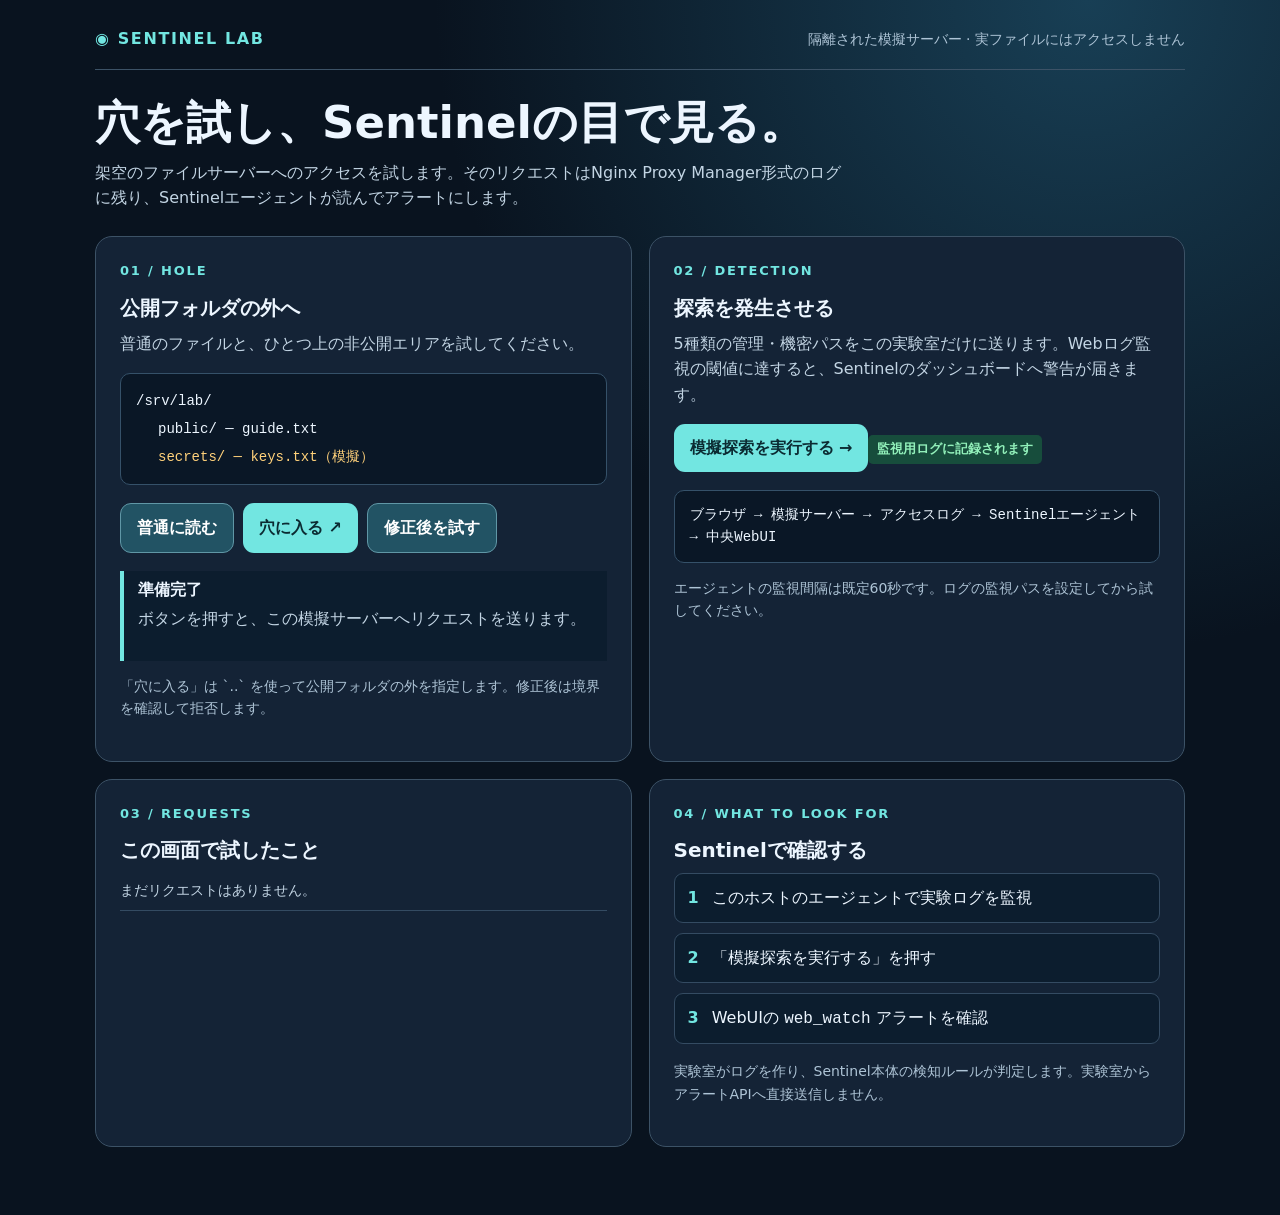
<file: lab/index.html>
<!doctype html>
<html lang="ja">
<head>
<meta charset="utf-8"><meta name="viewport" content="width=device-width, initial-scale=1">
<title>Sentinel Lab — セキュリティホールの実験</title>
<style>
:root{font-family:system-ui,-apple-system,"Hiragino Kaku Gothic ProN",sans-serif;color:#edf6ff;background:#09131f;font-size:16px;line-height:1.6}*{box-sizing:border-box}body{margin:0;background:radial-gradient(circle at 85% 0%,#183f55,transparent 40%),#09131f;min-height:100vh}main{max-width:1130px;margin:auto;padding:26px 20px 70px}header{display:flex;justify-content:space-between;align-items:center;gap:12px;border-bottom:1px solid #3c5266;padding-bottom:17px}header b{letter-spacing:.1em;color:#72e6e1}header span{color:#aec4d6;font-size:14px}h1{font-size:clamp(28px,4vw,45px);line-height:1.2;margin:26px 0 10px}h2{font-size:20px;margin:0 0 7px}p{margin:0 0 17px;color:#c3d5e4}.lead{max-width:750px}.grid{display:grid;grid-template-columns:1fr 1fr;gap:17px;margin-top:25px}.card{background:#142336;border:1px solid #3c5266;border-radius:17px;padding:24px;min-width:0}.eyebrow{font-size:13px;letter-spacing:.14em;color:#72e6e1;font-weight:800;margin-bottom:10px}.tree,.trace{background:#0a1726;border:1px solid #355169;border-radius:10px;padding:13px 15px;font-family:ui-monospace,monospace;font-size:14px;overflow-wrap:anywhere}.tree{line-height:2}.indent{padding-left:22px}.secret{color:#ffd17a}button{font:inherit;cursor:pointer;border:1px solid #6097a6;border-radius:11px;background:#225364;color:white;padding:11px 16px;font-weight:700}button:hover{background:#2d687a}button:focus-visible{outline:3px solid #91f4e9;outline-offset:3px}.primary{background:#72e6e1;color:#0b2b32;border:0}.primary:hover{background:#a1f6ed}.controls{display:flex;flex-wrap:wrap;gap:9px;margin:18px 0}.result{min-height:90px;border-left:4px solid #72e6e1;padding:6px 14px;background:#0c1d2e}.result.alert{border-color:#ff8f9f}.result.safe{border-color:#88e4ae}.result strong{display:block}.result p{margin:4px 0}.steps{display:grid;gap:10px;margin:0;padding:0;list-style:none}.steps li{padding:11px 13px;background:#0c1d2e;border:1px solid #344b62;border-radius:9px}.steps b{color:#72e6e1;margin-right:8px}.feed{max-height:230px;overflow:auto}.feed p{font-family:ui-monospace,monospace;font-size:14px;overflow-wrap:anywhere;border-bottom:1px solid #344b62;padding:7px 0;margin:0}.hint{font-size:14px;color:#aec4d6}.status{display:inline-block;padding:4px 9px;border-radius:5px;background:#174d3c;color:#92f0ba;font-size:13px;font-weight:800;margin-top:8px}.status.bad{background:#704052;color:#ffdce3}@media(max-width:780px){.grid{grid-template-columns:1fr}.card{padding:19px}}
</style>
</head>
<body><main>
<header><b>◉ SENTINEL LAB</b><span>隔離された模擬サーバー · 実ファイルにはアクセスしません</span></header>
<h1>穴を試し、Sentinelの目で見る。</h1><p class="lead">架空のファイルサーバーへのアクセスを試します。そのリクエストはNginx Proxy Manager形式のログに残り、Sentinelエージェントが読んでアラートにします。</p>
<div class="grid">
<section class="card"><div class="eyebrow">01 / HOLE</div><h2>公開フォルダの外へ</h2><p>普通のファイルと、ひとつ上の非公開エリアを試してください。</p><div class="tree">/srv/lab/<div class="indent">public/ ─ guide.txt</div><div class="indent secret">secrets/ ─ keys.txt（模擬）</div></div><div class="controls"><button id="normal">普通に読む</button><button id="escape" class="primary">穴に入る ↗</button><button id="fixed">修正後を試す</button></div><div id="outcome" class="result" role="status" aria-live="polite"><strong>準備完了</strong><p>ボタンを押すと、この模擬サーバーへリクエストを送ります。</p></div><p class="hint" style="margin-top:14px">「穴に入る」は `..` を使って公開フォルダの外を指定します。修正後は境界を確認して拒否します。</p></section>
<section class="card"><div class="eyebrow">02 / DETECTION</div><h2>探索を発生させる</h2><p>5種類の管理・機密パスをこの実験室だけに送ります。Webログ監視の閾値に達すると、Sentinelのダッシュボードへ警告が届きます。</p><button id="probe" class="primary">模擬探索を実行する →</button><div id="lab-status" class="status">監視用ログに記録されます</div><div class="trace" style="margin-top:18px">ブラウザ → 模擬サーバー → アクセスログ → Sentinelエージェント → 中央WebUI</div><p class="hint" style="margin-top:14px">エージェントの監視間隔は既定60秒です。ログの監視パスを設定してから試してください。</p></section>
<section class="card"><div class="eyebrow">03 / REQUESTS</div><h2>この画面で試したこと</h2><div id="feed" class="feed" aria-live="polite"><p>まだリクエストはありません。</p></div></section>
<section class="card"><div class="eyebrow">04 / WHAT TO LOOK FOR</div><h2>Sentinelで確認する</h2><ol class="steps"><li><b>1</b> このホストのエージェントで実験ログを監視</li><li><b>2</b> 「模擬探索を実行する」を押す</li><li><b>3</b> WebUIの <code>web_watch</code> アラートを確認</li></ol><p class="hint" style="margin-top:16px">実験室がログを作り、Sentinel本体の検知ルールが判定します。実験室からアラートAPIへ直接送信しません。</p></section>
</div></main>
<script>
(()=>{
const outcome=document.querySelector('#outcome'),feed=document.querySelector('#feed'),badge=document.querySelector('#lab-status');let count=0;
function log(path,code){if(count++===0)feed.replaceChildren();const p=document.createElement('p');p.textContent=`${new Date().toLocaleTimeString('ja-JP')}  ${code}  ${path}`;feed.prepend(p)}
async function visit(path){const response=await fetch(path,{cache:'no-store'});let data;try{data=await response.json()}catch{data={message:'応答を読み取れません'}}log(path,response.status);return {response,data}}
async function file(path,title){try{const {response,data}=await visit(path);outcome.className='result '+(response.status===403?'safe':path.includes('..%2F')&&response.ok?'alert':'');outcome.replaceChildren();const strong=document.createElement('strong'),p=document.createElement('p');strong.textContent=`${title} · ${response.status}`;p.textContent=`${data.message}　解決先: ${data.resolved||'—'}`;outcome.append(strong,p)}catch(e){outcome.textContent='接続できません。実験室のサーバーを確認してください。'}}
document.querySelector('#normal').onclick=()=>file('/files?name=guide.txt','公開ファイル');document.querySelector('#escape').onclick=()=>file('/files?name=..%2Fsecrets%2Fkeys.txt','境界の外');document.querySelector('#fixed').onclick=()=>file('/files?name=..%2Fsecrets%2Fkeys.txt&mode=fixed','修正後');
document.querySelector('#probe').onclick=async e=>{e.currentTarget.disabled=true;badge.textContent='5件の模擬アクセスを送信中…';badge.className='status';try{for(const path of ['/probe/.env','/probe/.git/config','/probe/wp-admin','/probe/phpmyadmin','/probe/cgi-bin/status'])await visit(path);badge.textContent='5件を記録しました。SentinelのWebUIを確認してください。'}catch{badge.textContent='送信できませんでした。';badge.className='status bad'}finally{e.currentTarget.disabled=false}};
})();
</script>
</body></html>
</file>
